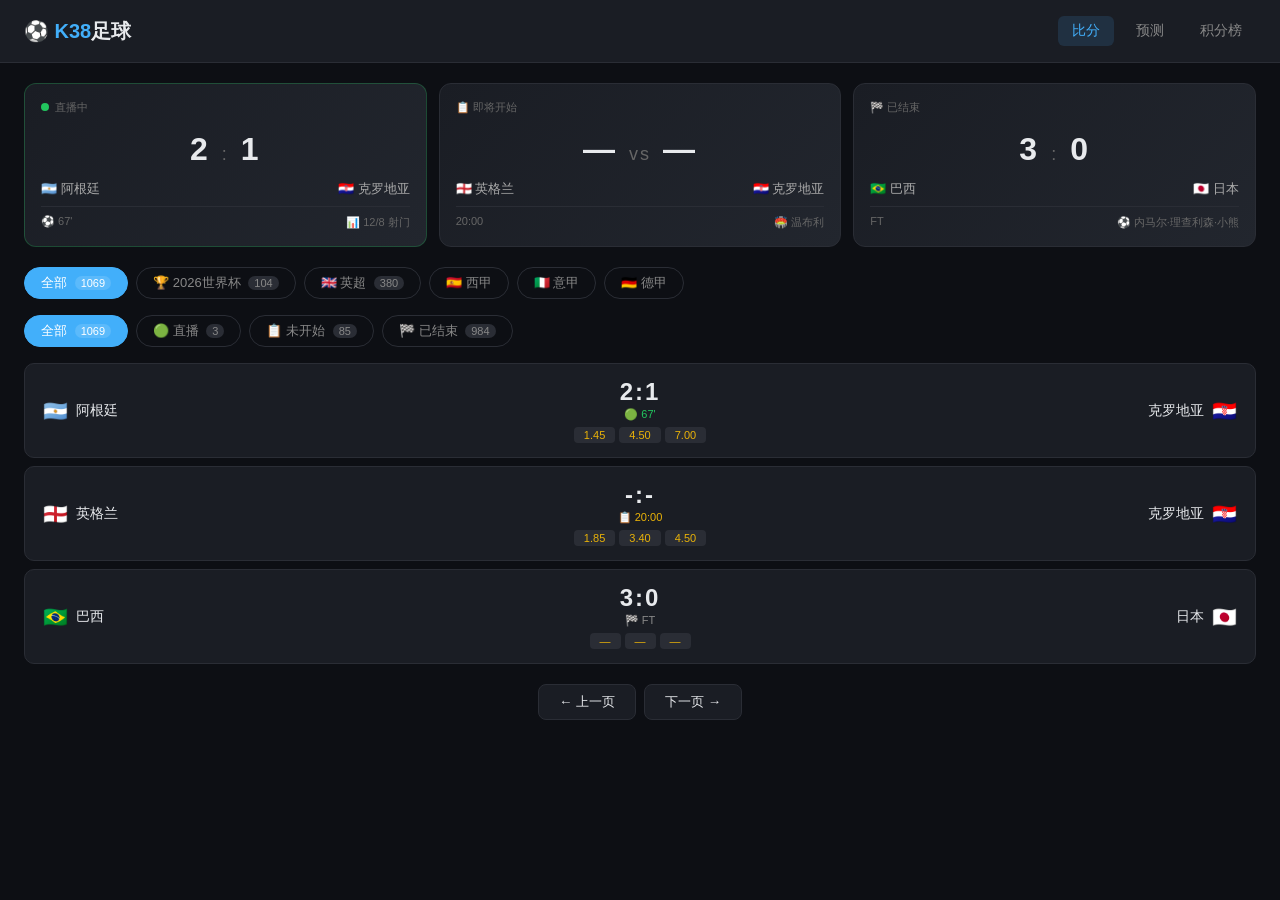
<file: football/v1/index.html>
<!DOCTYPE html>
<html lang="zh-CN">
<head><meta charset="UTF-8"><meta name="viewport" content="width=device-width,initial-scale=1.0">
<title>K38 足球 v1 — 博彩风格</title>
<style>
*{margin:0;padding:0;box-sizing:border-box}
body{background:#0d0f14;color:#e8eaed;font-family:-apple-system,BlinkMacSystemFont,'Segoe UI',sans-serif}
.header{background:#1a1d24;padding:16px 24px;display:flex;align-items:center;justify-content:space-between;border-bottom:1px solid #2a2d35}
.header h1{font-size:20px;color:#42affa}
.header h1 span{color:#e8eaed}
.nav{display:flex;gap:8px}
.nav a{color:#888;text-decoration:none;padding:6px 14px;border-radius:6px;font-size:14px}
.nav a.active{background:#42affa22;color:#42affa}
.hero{display:grid;grid-template-columns:repeat(3,1fr);gap:12px;padding:20px 24px}
.hero-card{background:linear-gradient(135deg,#1a1d24,#22262e);border-radius:12px;padding:16px;border:1px solid #2a2d35}
.hero-card.live{border-color:#22c55e44}
.hero-card .label{font-size:11px;color:#666;text-transform:uppercase;margin-bottom:8px}
.hero-card .live-dot{display:inline-block;width:8px;height:8px;background:#22c55e;border-radius:50%;animation:pulse 1.5s infinite;margin-right:6px}
@keyframes pulse{0%{opacity:1}50%{opacity:.3}100%{opacity:1}}
.hero-card .score{font-size:32px;font-weight:700;text-align:center;padding:8px 0;letter-spacing:2px}
.hero-card .score .vs{color:#666;font-size:18px;font-weight:400;margin:0 12px}
.hero-card .teams{display:flex;justify-content:space-between;font-size:13px;color:#aaa;margin-top:4px}
.hero-card .meta{display:flex;justify-content:space-between;font-size:11px;color:#666;margin-top:8px;padding-top:8px;border-top:1px solid #2a2d35}
.filters{display:flex;flex-wrap:wrap;gap:8px;padding:0 24px 16px}
.filters .pill{padding:6px 16px;border-radius:20px;border:1px solid #2a2d35;background:transparent;color:#888;font-size:13px;cursor:pointer}
.filters .pill.active{background:#42affa;color:#fff;border-color:#42affa}
.filters .pill .count{background:#2a2d35;padding:1px 6px;border-radius:10px;font-size:11px;margin-left:4px}
.filters .pill.active .count{background:#ffffff22}
.match-list{padding:0 24px;display:grid;gap:8px}
.match-card{background:#1a1d24;border-radius:10px;padding:14px 18px;display:grid;grid-template-columns:1fr auto 1fr;align-items:center;border:1px solid #2a2d35;cursor:pointer}
.match-card:hover{border-color:#42affa44}
.match-card .team{font-size:14px;font-weight:500;display:flex;align-items:center;gap:8px}
.match-card .team.home{justify-content:flex-start}
.match-card .team.away{justify-content:flex-end}
.match-card .team .flag{font-size:20px}
.match-card .score-display{text-align:center;padding:0 20px}
.match-card .score-display .score-big{font-size:24px;font-weight:700;letter-spacing:2px}
.match-card .score-display .status{font-size:11px;color:#22c55e;margin-top:2px}
.match-card .score-display .status.finished{color:#888}
.match-card .score-display .status.upcoming{color:#eab308}
.match-card .odds{display:flex;gap:4px;margin-top:6px;justify-content:center}
.match-card .odds span{padding:2px 10px;background:#2a2d35;border-radius:4px;font-size:11px;color:#eab308}
.pagination{display:flex;justify-content:center;gap:8px;padding:20px 24px}
.pagination button{padding:8px 20px;border-radius:8px;border:1px solid #2a2d35;background:#1a1d24;color:#e8eaed;cursor:pointer}
.pagination button:hover{background:#42affa22}
</style>
</head>
<body>
<div class="header">
  <h1>⚽ K38<span>足球</span></h1>
  <div class="nav">
    <a href="#" class="active">比分</a>
    <a href="#">预测</a>
    <a href="#">积分榜</a>
  </div>
</div>

<div class="hero">
  <div class="hero-card live">
    <div class="label"><span class="live-dot"></span>直播中</div>
    <div class="score">2<span class="vs">:</span>1</div>
    <div class="teams"><span>🇦🇷 阿根廷</span><span>🇭🇷 克罗地亚</span></div>
    <div class="meta"><span>⚽ 67'</span><span>📊 12/8 射门</span></div>
  </div>
  <div class="hero-card">
    <div class="label">📋 即将开始</div>
    <div class="score">—<span class="vs">vs</span>—</div>
    <div class="teams"><span>🏴󠁧󠁢󠁥󠁮󠁧󠁿 英格兰</span><span>🇭🇷 克罗地亚</span></div>
    <div class="meta"><span>20:00</span><span>🏟️ 温布利</span></div>
  </div>
  <div class="hero-card">
    <div class="label">🏁 已结束</div>
    <div class="score">3<span class="vs">:</span>0</div>
    <div class="teams"><span>🇧🇷 巴西</span><span>🇯🇵 日本</span></div>
    <div class="meta"><span>FT</span><span>⚽ 内马尔·理查利森·小熊</span></div>
  </div>
</div>

<div class="filters">
  <button class="pill active">全部 <span class="count">1069</span></button>
  <button class="pill">🏆 2026世界杯 <span class="count">104</span></button>
  <button class="pill">🇬🇧 英超 <span class="count">380</span></button>
  <button class="pill">🇪🇸 西甲</button>
  <button class="pill">🇮🇹 意甲</button>
  <button class="pill">🇩🇪 德甲</button>
</div>
<div class="filters" style="padding-top:0">
  <button class="pill active">全部 <span class="count">1069</span></button>
  <button class="pill">🟢 直播 <span class="count">3</span></button>
  <button class="pill">📋 未开始 <span class="count">85</span></button>
  <button class="pill">🏁 已结束 <span class="count">984</span></button>
</div>

<div class="match-list">
  <div class="match-card">
    <div class="team home"><span class="flag">🇦🇷</span>阿根廷</div>
    <div class="score-display"><div class="score-big">2:1</div><div class="status">🟢 67'</div><div class="odds"><span>1.45</span><span>4.50</span><span>7.00</span></div></div>
    <div class="team away">克罗地亚<span class="flag">🇭🇷</span></div>
  </div>
  <div class="match-card">
    <div class="team home"><span class="flag">🏴󠁧󠁢󠁥󠁮󠁧󠁿</span>英格兰</div>
    <div class="score-display"><div class="score-big">-:-</div><div class="status upcoming">📋 20:00</div><div class="odds"><span>1.85</span><span>3.40</span><span>4.50</span></div></div>
    <div class="team away">克罗地亚<span class="flag">🇭🇷</span></div>
  </div>
  <div class="match-card">
    <div class="team home"><span class="flag">🇧🇷</span>巴西</div>
    <div class="score-display"><div class="score-big">3:0</div><div class="status finished">🏁 FT</div><div class="odds"><span>—</span><span>—</span><span>—</span></div></div>
    <div class="team away">日本<span class="flag">🇯🇵</span></div>
  </div>
</div>

<div class="pagination">
  <button disabled>← 上一页</button>
  <button>下一页 →</button>
</div>
</body>
</html>
</file>
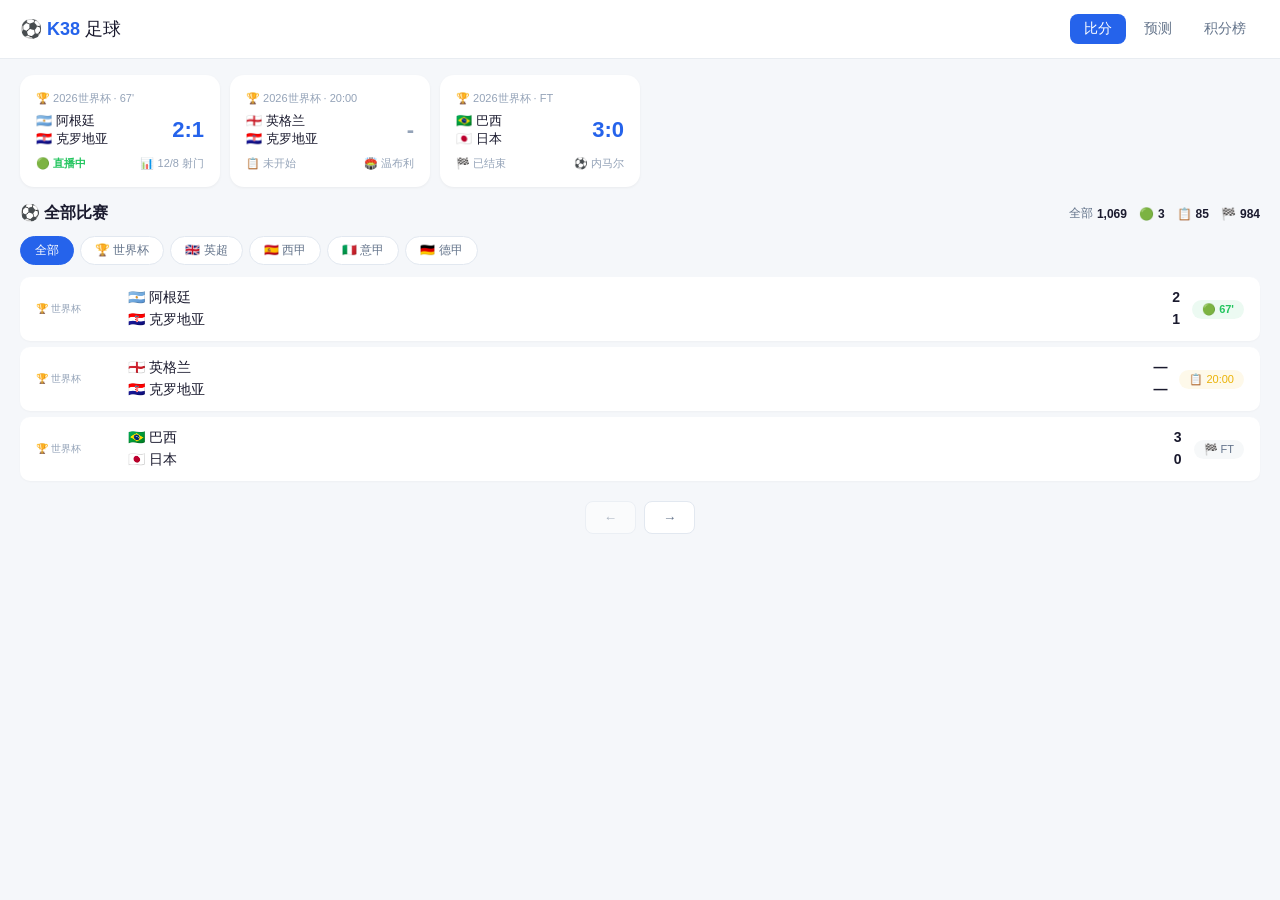
<file: football/v2/index.html>
<!DOCTYPE html>
<html lang="zh-CN">
<head><meta charset="UTF-8"><meta name="viewport" content="width=device-width,initial-scale=1.0">
<title>K38 足球 v2 — 极简清爽</title>
<style>
*{margin:0;padding:0;box-sizing:border-box}
body{background:#f5f7fa;color:#1a1a2e;font-family:-apple-system,BlinkMacSystemFont,'Inter',sans-serif}
.header{background:#fff;padding:14px 20px;display:flex;align-items:center;justify-content:space-between;border-bottom:1px solid #e8ecf1;position:sticky;top:0;z-index:10}
.header h1{font-size:18px;font-weight:700;color:#2563eb}
.header h1 span{color:#1a1a2e;font-weight:400}
.nav{display:flex;gap:4px}
.nav a{padding:6px 14px;border-radius:8px;color:#64748b;text-decoration:none;font-size:14px;font-weight:500;transition:all .2s}
.nav a.active{background:#2563eb;color:#fff}
.featured{display:flex;gap:10px;padding:16px 20px;overflow-x:auto}
.featured-card{min-width:200px;background:#fff;border-radius:14px;padding:16px;box-shadow:0 1px 3px #0000000d;flex-shrink:0}
.featured-card .comp{font-size:11px;color:#94a3b8;margin-bottom:6px}
.featured-card .teams{display:flex;justify-content:space-between;align-items:center;gap:8px}
.featured-card .teams .name{font-size:13px;font-weight:500}
.featured-card .teams .score{font-size:22px;font-weight:700;color:#2563eb}
.featured-card .teams .score.none{color:#94a3b8}
.featured-card .status-bar{display:flex;justify-content:space-between;margin-top:8px;font-size:11px;color:#94a3b8}
.featured-card .status-bar .live{color:#22c55e;font-weight:600}
.section{padding:0 20px 12px;display:flex;align-items:center;justify-content:space-between}
.section h2{font-size:16px;font-weight:600}
.section .counts{display:flex;gap:12px}
.section .counts span{font-size:12px;color:#64748b;display:flex;align-items:center;gap:4px}
.section .counts .num{font-weight:600;color:#1a1a2e}
.filters{display:flex;gap:6px;padding:0 20px 12px;flex-wrap:wrap}
.filters .pill{padding:5px 14px;border-radius:16px;border:1px solid #e2e8f0;background:#fff;color:#64748b;font-size:12px;cursor:pointer;transition:all .2s}
.filters .pill.active{background:#2563eb;color:#fff;border-color:#2563eb}
.filters .pill .num{background:#f1f5f9;padding:0 6px;border-radius:8px;margin-left:4px;font-size:11px}
.filters .pill.active .num{background:#ffffff33;color:#fff}
.matches{padding:0 20px;display:grid;gap:6px}
.match{background:#fff;border-radius:10px;padding:12px 16px;display:flex;align-items:center;gap:12px;box-shadow:0 1px 2px #00000008;cursor:pointer;transition:all .2s}
.match:hover{box-shadow:0 2px 8px #0000001a}
.match .league-tag{font-size:10px;color:#94a3b8;width:80px;flex-shrink:0}
.match .teams{flex:1;display:grid;gap:4px}
.match .teams .row{display:flex;justify-content:space-between;font-size:14px}
.match .teams .row .name{font-weight:500}
.match .teams .row .g{margin-left:auto;min-width:24px;text-align:right;font-weight:600}
.match .status-tag{font-size:11px;padding:3px 10px;border-radius:12px;text-align:center;min-width:50px}
.match .status-tag.live{background:#22c55e15;color:#22c55e;font-weight:600}
.match .status-tag.finished{background:#94a3b815;color:#64748b}
.match .status-tag.upcoming{background:#eab30815;color:#eab308}
.pagination{display:flex;justify-content:center;gap:8px;padding:20px}
.pagination button{padding:8px 18px;border-radius:8px;border:1px solid #e2e8f0;background:#fff;color:#64748b;cursor:pointer}
.pagination button:disabled{opacity:.5}
</style>
</head>
<body>
<div class="header">
  <h1>⚽ K38<span> 足球</span></h1>
  <div class="nav"><a href="#" class="active">比分</a><a href="#">预测</a><a href="#">积分榜</a></div>
</div>
<div class="featured">
  <div class="featured-card"><div class="comp">🏆 2026世界杯 · 67'</div><div class="teams"><div><div class="name">🇦🇷 阿根廷</div><div class="name">🇭🇷 克罗地亚</div></div><div class="score">2:1</div></div><div class="status-bar"><span class="live">🟢 直播中</span><span>📊 12/8 射门</span></div></div>
  <div class="featured-card"><div class="comp">🏆 2026世界杯 · 20:00</div><div class="teams"><div><div class="name">🏴󠁧󠁢󠁥󠁮󠁧󠁿 英格兰</div><div class="name">🇭🇷 克罗地亚</div></div><div class="score none">-</div></div><div class="status-bar"><span>📋 未开始</span><span>🏟️ 温布利</span></div></div>
  <div class="featured-card"><div class="comp">🏆 2026世界杯 · FT</div><div class="teams"><div><div class="name">🇧🇷 巴西</div><div class="name">🇯🇵 日本</div></div><div class="score">3:0</div></div><div class="status-bar"><span>🏁 已结束</span><span>⚽ 内马尔</span></div></div>
</div>
<div class="section"><h2>⚽ 全部比赛</h2><div class="counts"><span>全部 <span class="num">1,069</span></span><span>🟢 <span class="num">3</span></span><span>📋 <span class="num">85</span></span><span>🏁 <span class="num">984</span></span></div></div>
<div class="filters">
  <button class="pill active">全部</button><button class="pill">🏆 世界杯</button><button class="pill">🇬🇧 英超</button><button class="pill">🇪🇸 西甲</button><button class="pill">🇮🇹 意甲</button><button class="pill">🇩🇪 德甲</button>
</div>
<div class="matches">
  <div class="match"><span class="league-tag">🏆 世界杯</span><div class="teams"><div class="row"><span class="name">🇦🇷 阿根廷</span><span class="g">2</span></div><div class="row"><span class="name">🇭🇷 克罗地亚</span><span class="g">1</span></div></div><span class="status-tag live">🟢 67'</span></div>
  <div class="match"><span class="league-tag">🏆 世界杯</span><div class="teams"><div class="row"><span class="name">🏴󠁧󠁢󠁥󠁮󠁧󠁿 英格兰</span><span class="g">—</span></div><div class="row"><span class="name">🇭🇷 克罗地亚</span><span class="g">—</span></div></div><span class="status-tag upcoming">📋 20:00</span></div>
  <div class="match"><span class="league-tag">🏆 世界杯</span><div class="teams"><div class="row"><span class="name">🇧🇷 巴西</span><span class="g">3</span></div><div class="row"><span class="name">🇯🇵 日本</span><span class="g">0</span></div></div><span class="status-tag finished">🏁 FT</span></div>
</div>
<div class="pagination"><button disabled>←</button><button>→</button></div>
</body>
</html>
</file>
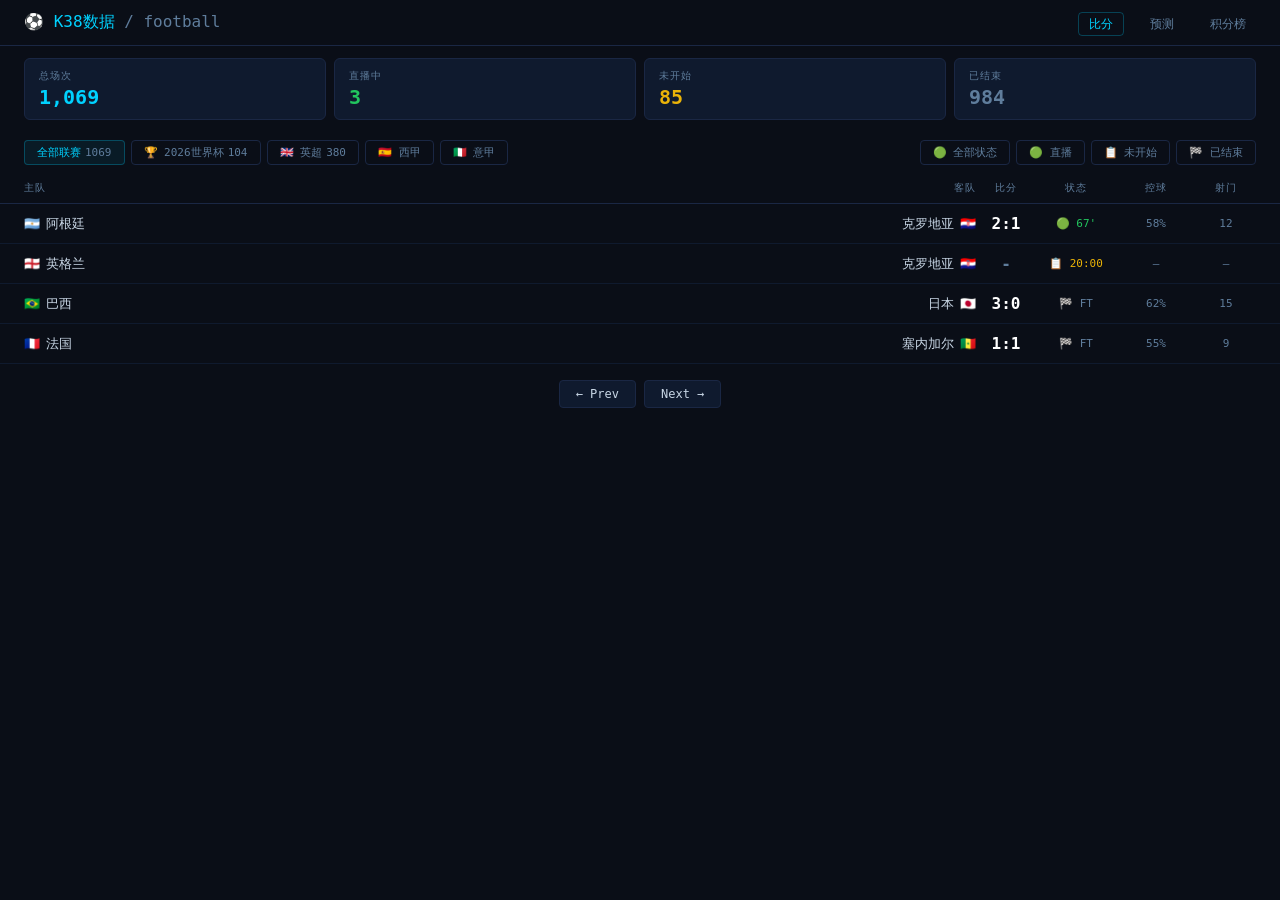
<file: football/v3/index.html>
<!DOCTYPE html>
<html lang="zh-CN">
<head><meta charset="UTF-8"><meta name="viewport" content="width=device-width,initial-scale=1.0">
<title>K38 足球 v3 — 数据驱动</title>
<style>
*{margin:0;padding:0;box-sizing:border-box}
body{background:#0a0e17;color:#c8d6e5;font-family:'SF Mono','JetBrains Mono',monospace}
.header{display:flex;align-items:center;justify-content:space-between;padding:12px 24px;border-bottom:1px solid #1a2744}
.header h1{font-size:16px;color:#00d2ff;font-weight:400}
.header h1 em{font-style:normal;color:#5f7d9c}
.nav a{color:#5f7d9c;text-decoration:none;font-size:12px;margin-left:16px;padding:4px 10px;border-radius:4px}
.nav a.active{color:#00d2ff;border:1px solid #00d2ff44}
.metrics{display:grid;grid-template-columns:repeat(4,1fr);gap:8px;padding:12px 24px}
.metric{background:#0f1a2e;border-radius:6px;padding:10px 14px;border:1px solid #1a2744}
.metric .label{font-size:10px;color:#5f7d9c;text-transform:uppercase;letter-spacing:1px}
.metric .value{font-size:20px;font-weight:700;color:#00d2ff;margin-top:2px}
.metric .value.green{color:#22c55e}
.metric .value.yellow{color:#eab308}
.filters{padding:8px 24px;display:flex;gap:6px;flex-wrap:wrap}
.filters .pill{padding:4px 12px;border-radius:4px;border:1px solid #1a2744;background:transparent;color:#5f7d9c;font-size:11px;cursor:pointer;font-family:inherit}
.filters .pill.active{background:#00d2ff11;color:#00d2ff;border-color:#00d2ff44}
.filters .pill .n{color:#5f7d9c;margin-left:4px}
.table-header{display:grid;grid-template-columns:2fr 1fr 2fr 60px 80px 80px 60px;padding:8px 24px;font-size:10px;color:#5f7d9c;text-transform:uppercase;letter-spacing:1px;border-bottom:1px solid #1a2744}
.match-row{display:grid;grid-template-columns:2fr 1fr 2fr 60px 80px 80px 60px;padding:10px 24px;align-items:center;border-bottom:1px solid #0f1a2e;cursor:pointer;transition:background .2s;font-size:13px}
.match-row:hover{background:#0f1a2e}
.match-row .team{display:flex;align-items:center;gap:6px}
.match-row .team.away{justify-content:flex-end}
.match-row .score{text-align:center;font-weight:700;font-size:16px;color:#fff}
.match-row .status{text-align:center;font-size:11px}
.match-row .status.live{color:#22c55e}
.match-row .stat-bar{height:3px;border-radius:2px;background:#1a2744;overflow:hidden}
.match-row .stat-bar .fill{height:100%;background:#00d2ff;border-radius:2px}
.match-row .stat-val{font-size:11px;color:#5f7d9c;text-align:center}
.pagination{display:flex;justify-content:center;gap:8px;padding:16px}
.pagination button{padding:6px 16px;border-radius:4px;border:1px solid #1a2744;background:#0f1a2e;color:#c8d6e5;cursor:pointer;font-family:inherit;font-size:12px}
</style>
</head>
<body>
<div class="header">
  <h1>⚽ K38<span>数据</span><em> / football</em></h1>
  <div class="nav"><a href="#" class="active">比分</a><a href="#">预测</a><a href="#">积分榜</a></div>
</div>
<div class="metrics">
  <div class="metric"><div class="label">总场次</div><div class="value">1,069</div></div>
  <div class="metric"><div class="label">直播中</div><div class="value green">3</div></div>
  <div class="metric"><div class="label">未开始</div><div class="value yellow">85</div></div>
  <div class="metric"><div class="label">已结束</div><div class="value" style="color:#5f7d9c">984</div></div>
</div>
<div class="filters">
  <button class="pill active">全部联赛<span class="n">1069</span></button>
  <button class="pill">🏆 2026世界杯<span class="n">104</span></button>
  <button class="pill">🇬🇧 英超<span class="n">380</span></button>
  <button class="pill">🇪🇸 西甲</button>
  <button class="pill">🇮🇹 意甲</button>
  <button class="pill" style="margin-left:auto">🟢 全部状态</button>
  <button class="pill">🟢 直播</button>
  <button class="pill">📋 未开始</button>
  <button class="pill">🏁 已结束</button>
</div>
<div class="table-header">
  <span>主队</span><span></span><span style="text-align:right">客队</span><span style="text-align:center">比分</span><span style="text-align:center">状态</span><span style="text-align:center">控球</span><span style="text-align:center">射门</span>
</div>
<div class="match-row">
  <div class="team"><span>🇦🇷</span>阿根廷</div>
  <div></div>
  <div class="team away">克罗地亚<span>🇭🇷</span></div>
  <div class="score">2:1</div>
  <div class="status live">🟢 67'</div>
  <div class="stat-val">58%</div>
  <div class="stat-val">12</div>
</div>
<div class="match-row">
  <div class="team"><span>🏴󠁧󠁢󠁥󠁮󠁧󠁿</span>英格兰</div>
  <div></div>
  <div class="team away">克罗地亚<span>🇭🇷</span></div>
  <div class="score" style="color:#5f7d9c">-</div>
  <div class="status" style="color:#eab308">📋 20:00</div>
  <div class="stat-val">—</div>
  <div class="stat-val">—</div>
</div>
<div class="match-row">
  <div class="team"><span>🇧🇷</span>巴西</div>
  <div></div>
  <div class="team away">日本<span>🇯🇵</span></div>
  <div class="score">3:0</div>
  <div class="status" style="color:#5f7d9c">🏁 FT</div>
  <div class="stat-val">62%</div>
  <div class="stat-val">15</div>
</div>
<div class="match-row">
  <div class="team"><span>🇫🇷</span>法国</div>
  <div></div>
  <div class="team away">塞内加尔<span>🇸🇳</span></div>
  <div class="score">1:1</div>
  <div class="status" style="color:#5f7d9c">🏁 FT</div>
  <div class="stat-val">55%</div>
  <div class="stat-val">9</div>
</div>
<div class="pagination"><button disabled>← Prev</button><button>Next →</button></div>
</body>
</html>
</file>
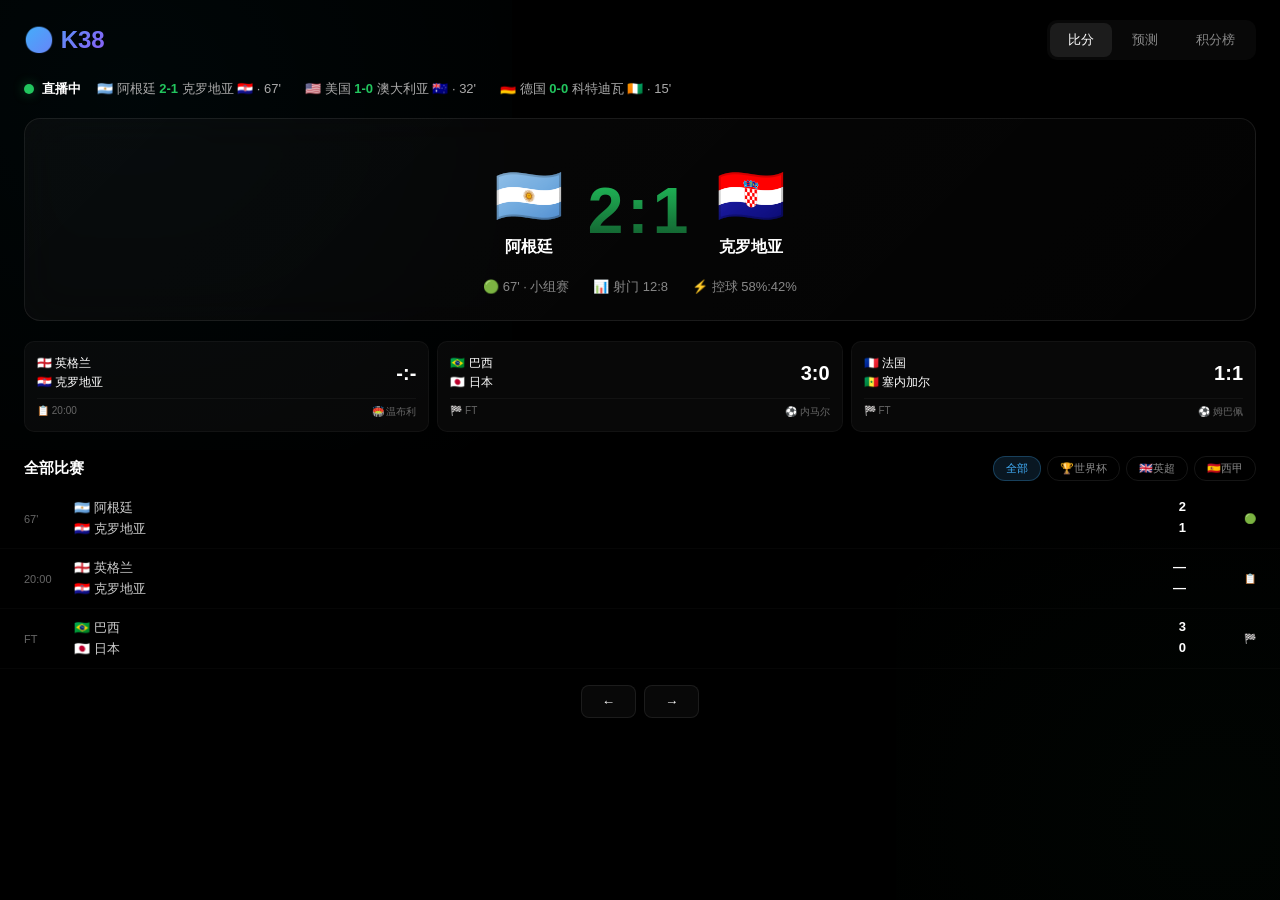
<file: football/v4/index.html>
<!DOCTYPE html>
<html lang="zh-CN">
<head><meta charset="UTF-8"><meta name="viewport" content="width=device-width,initial-scale=1.0">
<title>K38 足球 v4 — 沉浸式直播</title>
<style>
*{margin:0;padding:0;box-sizing:border-box}
body{background:#000;color:#fff;font-family:-apple-system,BlinkMacSystemFont,'Inter',sans-serif;overflow-x:hidden}
.bg-glow{position:fixed;top:-30%;left:-20%;width:60%;height:80%;background:radial-gradient(ellipse,#00d2ff08,#0000);pointer-events:none;z-index:0}
.bg-glow2{position:fixed;bottom:-20%;right:-20%;width:50%;height:60%;background:radial-gradient(ellipse,#22c55e06,#0000);pointer-events:none;z-index:0}
.header{position:relative;z-index:1;display:flex;align-items:center;justify-content:space-between;padding:20px 24px 12px}
.header h1{font-size:24px;font-weight:800;background:linear-gradient(135deg,#42affa,#8b5cf6);-webkit-background-clip:text;-webkit-text-fill-color:transparent}
.nav{display:flex;gap:2px;background:#ffffff08;border-radius:10px;padding:3px}
.nav a{padding:8px 18px;border-radius:8px;color:#888;text-decoration:none;font-size:13px;font-weight:500;transition:all .3s}
.nav a.active{background:#ffffff15;color:#fff}
.live-bar{position:relative;z-index:1;display:flex;align-items:center;gap:16px;padding:8px 24px;overflow:hidden}
.live-bar .now{display:flex;align-items:center;gap:8px;font-size:13px;font-weight:600}
.live-bar .dot{width:10px;height:10px;border-radius:50%;background:#22c55e;animation:pulse 1.2s infinite;box-shadow:0 0 12px #22c55e66}
@keyframes pulse{0%,100%{opacity:1;transform:scale(1)}50%{opacity:.4;transform:scale(.8)}}
.live-bar .marquee{display:flex;gap:24px;overflow:hidden;font-size:13px;color:#aaa}
.live-bar .marquee span{white-space:nowrap}
.live-bar .marquee .gl{color:#22c55e;font-weight:600}
.spotlight{position:relative;z-index:1;padding:12px 24px}
.spotlight-card{background:linear-gradient(135deg,#ffffff08,#ffffff03);border-radius:16px;padding:24px;border:1px solid #ffffff15;backdrop-filter:blur(20px)}
.spotlight-card .matchup{display:flex;align-items:center;justify-content:center;gap:24px;padding:20px 0}
.spotlight-card .matchup .team{text-align:center}
.spotlight-card .matchup .team .flag{font-size:56px;display:block;margin-bottom:8px}
.spotlight-card .matchup .team .name{font-size:16px;font-weight:600}
.spotlight-card .matchup .score-big{font-size:64px;font-weight:800;background:linear-gradient(180deg,#fff,#888);-webkit-background-clip:text;-webkit-text-fill-color:transparent;letter-spacing:4px}
.spotlight-card .matchup .score-big.live{background:linear-gradient(180deg,#22c55e,#22c55e66);-webkit-background-clip:text}
.spotlight-card .meta-info{display:flex;justify-content:center;gap:24px;font-size:13px;color:#888}
.spotlight-card .meta-info span{display:flex;align-items:center;gap:6px}
.grid-3{position:relative;z-index:1;display:grid;grid-template-columns:repeat(3,1fr);gap:8px;padding:8px 24px}
.mini-card{background:#ffffff08;border-radius:10px;padding:12px;border:1px solid #ffffff0a;cursor:pointer;transition:all .3s}
.mini-card:hover{background:#ffffff10;border-color:#ffffff20}
.mini-card .teams{display:flex;justify-content:space-between;align-items:center}
.mini-card .teams .names{font-size:12px;line-height:1.6}
.mini-card .teams .sc{font-size:20px;font-weight:700}
.mini-card .teams .sc.live{color:#22c55e}
.mini-card .status-line{display:flex;justify-content:space-between;font-size:10px;color:#666;margin-top:6px;padding-top:6px;border-top:1px solid #ffffff0a}
.section-title{position:relative;z-index:1;display:flex;align-items:center;justify-content:space-between;padding:16px 24px 8px}
.section-title h2{font-size:15px;font-weight:600;color:#fff}
.section-title .pills{display:flex;gap:6px}
.section-title .pills .p{padding:4px 12px;border-radius:12px;border:1px solid #ffffff15;background:transparent;color:#888;font-size:11px;cursor:pointer}
.section-title .pills .p.active{background:#42affa22;border-color:#42affa44;color:#42affa}
.match-row{position:relative;z-index:1;display:flex;align-items:center;padding:10px 24px;border-bottom:1px solid #ffffff06;cursor:pointer;transition:background .3s}
.match-row:hover{background:#ffffff06}
.match-row .time{width:50px;font-size:11px;color:#666}
.match-row .teams{flex:1;display:grid;gap:3px}
.match-row .teams .r{display:flex;justify-content:space-between;font-size:13px}
.match-row .teams .r .n{color:#ccc}
.match-row .teams .r .g{color:#fff;font-weight:600;min-width:20px;text-align:right}
.match-row .league-tag{font-size:10px;color:#555;width:70px;text-align:right}
.pagination{position:relative;z-index:1;display:flex;justify-content:center;gap:8px;padding:16px}
.pagination button{padding:8px 20px;border-radius:8px;border:1px solid #ffffff15;background:#ffffff08;color:#fff;cursor:pointer}
</style>
</head>
<body>
<div class="bg-glow"></div><div class="bg-glow2"></div>
<div class="header">
  <h1>⚽ K38</h1>
  <div class="nav"><a href="#" class="active">比分</a><a href="#">预测</a><a href="#">积分榜</a></div>
</div>
<div class="live-bar">
  <span class="now"><span class="dot"></span>直播中</span>
  <div class="marquee">
    <span>🇦🇷 阿根廷 <span class="gl">2-1</span> 克罗地亚 🇭🇷 · 67'</span>
    <span>🇺🇸 美国 <span class="gl">1-0</span> 澳大利亚 🇦🇺 · 32'</span>
    <span>🇩🇪 德国 <span class="gl">0-0</span> 科特迪瓦 🇨🇮 · 15'</span>
  </div>
</div>
<div class="spotlight">
  <div class="spotlight-card">
    <div class="matchup">
      <div class="team"><span class="flag">🇦🇷</span><span class="name">阿根廷</span></div>
      <div class="score-big live">2:1</div>
      <div class="team"><span class="flag">🇭🇷</span><span class="name">克罗地亚</span></div>
    </div>
    <div class="meta-info">
      <span>🟢 67' · 小组赛</span>
      <span>📊 射门 12:8</span>
      <span>⚡ 控球 58%:42%</span>
    </div>
  </div>
</div>
<div class="grid-3">
  <div class="mini-card"><div class="teams"><div class="names">🏴󠁧󠁢󠁥󠁮󠁧󠁿 英格兰<br>🇭🇷 克罗地亚</div><div class="sc">-:-</div></div><div class="status-line"><span>📋 20:00</span><span>🏟️ 温布利</span></div></div>
  <div class="mini-card"><div class="teams"><div class="names">🇧🇷 巴西<br>🇯🇵 日本</div><div class="sc">3:0</div></div><div class="status-line"><span>🏁 FT</span><span>⚽ 内马尔</span></div></div>
  <div class="mini-card"><div class="teams"><div class="names">🇫🇷 法国<br>🇸🇳 塞内加尔</div><div class="sc">1:1</div></div><div class="status-line"><span>🏁 FT</span><span>⚽ 姆巴佩</span></div></div>
</div>
<div class="section-title">
  <h2>全部比赛</h2>
  <div class="pills"><span class="p active">全部</span><span class="p">🏆世界杯</span><span class="p">🇬🇧英超</span><span class="p">🇪🇸西甲</span></div>
</div>
<div class="match-row"><span class="time">67'</span><div class="teams"><div class="r"><span class="n">🇦🇷 阿根廷</span><span class="g">2</span></div><div class="r"><span class="n">🇭🇷 克罗地亚</span><span class="g">1</span></div></div><div class="league-tag" style="color:#22c55e">🟢</div></div>
<div class="match-row"><span class="time">20:00</span><div class="teams"><div class="r"><span class="n">🏴󠁧󠁢󠁥󠁮󠁧󠁿 英格兰</span><span class="g">—</span></div><div class="r"><span class="n">🇭🇷 克罗地亚</span><span class="g">—</span></div></div><div class="league-tag" style="color:#eab308">📋</div></div>
<div class="match-row"><span class="time">FT</span><div class="teams"><div class="r"><span class="n">🇧🇷 巴西</span><span class="g">3</span></div><div class="r"><span class="n">🇯🇵 日本</span><span class="g">0</span></div></div><div class="league-tag" style="color:#555">🏁</div></div>
<div class="pagination"><button disabled>←</button><button>→</button></div>
</body>
</html>
</file>
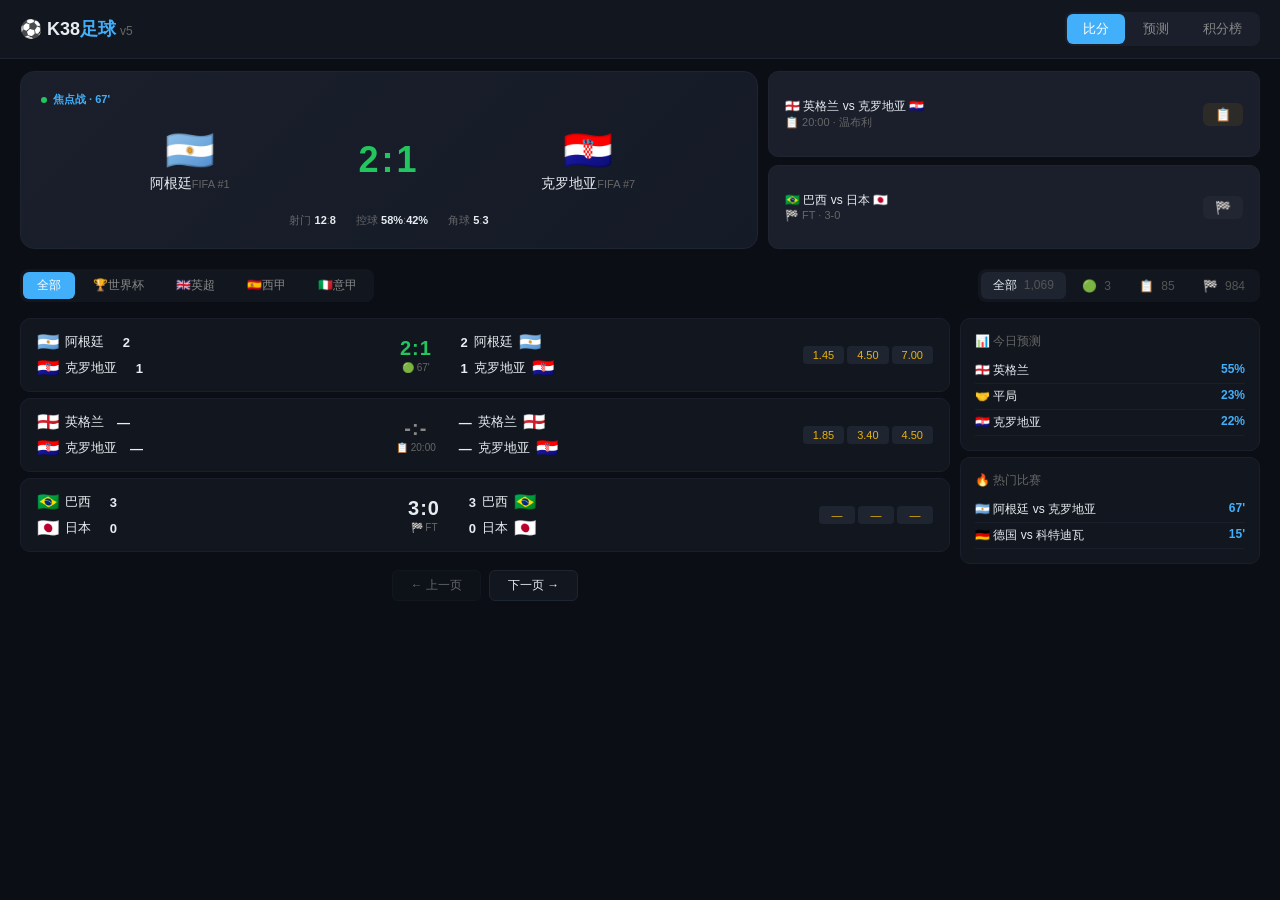
<file: football/v5/index.html>
<!DOCTYPE html>
<html lang="zh-CN">
<head><meta charset="UTF-8"><meta name="viewport" content="width=device-width,initial-scale=1.0">
<title>K38 足球 v5 — 融合旗舰</title>
<style>
*{margin:0;padding:0;box-sizing:border-box}
body{background:#0b0e14;color:#e8edf2;font-family:-apple-system,BlinkMacSystemFont,'Inter',sans-serif}
.top-bar{display:flex;align-items:center;justify-content:space-between;padding:12px 20px;background:#12161e;border-bottom:1px solid #1e2530}
.top-bar .brand{font-size:18px;font-weight:700}
.top-bar .brand span{color:#42affa}
.top-bar .brand small{font-size:12px;color:#666;font-weight:400;margin-left:4px}
.top-bar .nav{display:flex;gap:2px;background:#1a1f2b;border-radius:8px;padding:2px}
.top-bar .nav a{padding:6px 16px;border-radius:6px;color:#888;text-decoration:none;font-size:13px}
.top-bar .nav a.active{background:#42affa;color:#fff}
.hero-split{display:grid;grid-template-columns:1.2fr 0.8fr;gap:10px;padding:12px 20px}
.hero-main{background:linear-gradient(135deg,#1a1f2b,#141a26);border-radius:14px;padding:20px;border:1px solid #1e2530;position:relative;overflow:hidden}
.hero-main::before{content:'';position:absolute;top:-50%;right:-30%;width:200px;height:200px;background:radial-gradient(circle,#42affa08,#0000);pointer-events:none}
.hero-main .tag{font-size:11px;color:#42affa;font-weight:600;margin-bottom:8px;display:flex;align-items:center;gap:6px}
.hero-main .tag .dot{width:6px;height:6px;background:#22c55e;border-radius:50%;animation:pulse 1s infinite}
@keyframes pulse{0%,100%{opacity:1}50%{opacity:.3}}
.hero-main .big-match{display:flex;align-items:center;justify-content:center;gap:20px;padding:12px 0}
.hero-main .big-match .team{text-align:center;flex:1}
.hero-main .big-match .team .flag{font-size:40px;display:block}
.hero-main .big-match .team .name{font-size:14px;font-weight:500;margin-top:4px}
.hero-main .big-match .team .rank{font-size:11px;color:#666}
.hero-main .big-match .score-big{font-size:36px;font-weight:800;letter-spacing:3px}
.hero-main .big-match .score-big.live{color:#22c55e}
.hero-main .stats-row{display:flex;justify-content:center;gap:20px;margin-top:8px;font-size:11px;color:#666}
.hero-main .stats-row .stat{text-align:center}
.hero-main .stats-row .stat .val{color:#e8edf2;font-weight:600}
.hero-side{display:grid;gap:8px}
.hero-side .mini{background:#1a1f2b;border-radius:10px;padding:12px 16px;border:1px solid #1e2530;display:flex;align-items:center;justify-content:space-between}
.hero-side .mini .info{display:flex;flex-direction:column}
.hero-side .mini .info .title{font-size:12px;font-weight:500}
.hero-side .mini .info .sub{font-size:11px;color:#666}
.hero-side .mini .badge{font-size:13px;font-weight:600;padding:4px 12px;border-radius:6px}
.hero-side .mini .badge.live{background:#22c55e15;color:#22c55e}
.hero-side .mini .badge.ft{background:#ffffff08;color:#666}
.hero-side .mini .badge.upcoming{background:#eab30815;color:#eab308}
.action-bar{display:flex;align-items:center;gap:12px;padding:8px 20px;overflow-x:auto}
.action-bar .league-group{display:flex;gap:4px;background:#12161e;padding:3px;border-radius:8px}
.action-bar .lg-btn{padding:5px 14px;border-radius:6px;font-size:12px;color:#888;cursor:pointer;border:none;background:transparent}
.action-bar .lg-btn.active{background:#42affa;color:#fff}
.action-bar .status-group{display:flex;gap:4px;background:#12161e;padding:3px;border-radius:8px;margin-left:auto}
.action-bar .sg-btn{padding:5px 12px;border-radius:6px;font-size:12px;color:#888;cursor:pointer;border:none;background:transparent}
.action-bar .sg-btn.active{background:#1e2530;color:#e8edf2}
.action-bar .sg-btn .cnt{color:#555;margin-left:4px}
.feed{display:grid;grid-template-columns:1fr 300px;gap:10px;padding:8px 20px}
.feed-main{display:grid;gap:6px}
.feed-card{display:grid;grid-template-columns:1fr auto 1fr auto;align-items:center;gap:8px;background:#12161e;border-radius:10px;padding:12px 16px;border:1px solid #1a1f2b;cursor:pointer;transition:all .2s}
.feed-card:hover{border-color:#42affa22}
.feed-card .team-info{display:flex;flex-direction:column;gap:4px}
.feed-card .team-info.r{text-align:right}
.feed-card .team-info .row{display:flex;align-items:center;gap:6px;font-size:13px}
.feed-card .team-info .row .flag{font-size:18px}
.feed-card .team-info .row .goals{font-weight:700;min-width:20px;text-align:right}
.feed-card .score-box{text-align:center;padding:0 8px}
.feed-card .score-box .sc{font-size:20px;font-weight:700;letter-spacing:1px}
.feed-card .score-box .sc.live{color:#22c55e}
.feed-card .score-box .status-tag{font-size:10px;color:#666;margin-top:2px}
.feed-card .odds-box{display:flex;gap:3px}
.feed-card .odds-box .odd{padding:3px 10px;background:#1e2530;border-radius:4px;font-size:11px;color:#eab308;text-align:center;min-width:36px}
.feed-side{display:grid;gap:6px;align-content:start}
.feed-side .widget{background:#12161e;border-radius:10px;padding:14px;border:1px solid #1a1f2b}
.feed-side .widget h3{font-size:12px;color:#666;margin-bottom:8px;font-weight:500}
.feed-side .widget .prediction{display:flex;justify-content:space-between;padding:4px 0;font-size:12px;border-bottom:1px solid #1a1f2b}
.feed-side .widget .prediction .p-team{display:flex;align-items:center;gap:4px}
.feed-side .widget .prediction .p-pct{color:#42affa;font-weight:600}
.pagination{grid-column:1/-1;display:flex;justify-content:center;gap:8px;padding:12px 0}
.pagination button{padding:6px 18px;border-radius:6px;border:1px solid #1e2530;background:#12161e;color:#e8edf2;cursor:pointer;font-size:12px}
.pagination button:disabled{opacity:.4}
</style>
</head>
<body>
<div class="top-bar">
  <div class="brand">⚽ K38<span>足球</span><small>v5</small></div>
  <div class="nav"><a href="#" class="active">比分</a><a href="#">预测</a><a href="#">积分榜</a></div>
</div>
<div class="hero-split">
  <div class="hero-main">
    <div class="tag"><span class="dot"></span>焦点战 · 67'</div>
    <div class="big-match">
      <div class="team"><span class="flag">🇦🇷</span><span class="name">阿根廷</span><span class="rank">FIFA #1</span></div>
      <div class="score-big live">2:1</div>
      <div class="team"><span class="flag">🇭🇷</span><span class="name">克罗地亚</span><span class="rank">FIFA #7</span></div>
    </div>
    <div class="stats-row">
      <span class="stat">射门 <span class="val">12</span>:<span class="val">8</span></span>
      <span class="stat">控球 <span class="val">58%</span>:<span class="val">42%</span></span>
      <span class="stat">角球 <span class="val">5</span>:<span class="val">3</span></span>
    </div>
  </div>
  <div class="hero-side">
    <div class="mini"><div class="info"><span class="title">🏴󠁧󠁢󠁥󠁮󠁧󠁿 英格兰 vs 克罗地亚 🇭🇷</span><span class="sub">📋 20:00 · 温布利</span></div><span class="badge upcoming">📋</span></div>
    <div class="mini"><div class="info"><span class="title">🇧🇷 巴西 vs 日本 🇯🇵</span><span class="sub">🏁 FT · 3-0</span></div><span class="badge ft">🏁</span></div>
  </div>
</div>
<div class="action-bar">
  <div class="league-group">
    <button class="lg-btn active">全部</button>
    <button class="lg-btn">🏆世界杯</button>
    <button class="lg-btn">🇬🇧英超</button>
    <button class="lg-btn">🇪🇸西甲</button>
    <button class="lg-btn">🇮🇹意甲</button>
  </div>
  <div class="status-group">
    <button class="sg-btn active">全部 <span class="cnt">1,069</span></button>
    <button class="sg-btn">🟢 <span class="cnt">3</span></button>
    <button class="sg-btn">📋 <span class="cnt">85</span></button>
    <button class="sg-btn">🏁 <span class="cnt">984</span></button>
  </div>
</div>
<div class="feed">
  <div class="feed-main">
    <div class="feed-card">
      <div class="team-info"><div class="row"><span class="flag">🇦🇷</span>阿根廷<span class="goals">2</span></div><div class="row"><span class="flag">🇭🇷</span>克罗地亚<span class="goals">1</span></div></div>
      <div class="score-box"><div class="sc live">2:1</div><div class="status-tag">🟢 67'</div></div>
      <div class="team-info r"><div class="row"><span class="goals">2</span>阿根廷 <span class="flag">🇦🇷</span></div><div class="row"><span class="goals">1</span>克罗地亚 <span class="flag">🇭🇷</span></div></div>
      <div class="odds-box"><span class="odd">1.45</span><span class="odd">4.50</span><span class="odd">7.00</span></div>
    </div>
    <div class="feed-card">
      <div class="team-info"><div class="row"><span class="flag">🏴󠁧󠁢󠁥󠁮󠁧󠁿</span>英格兰<span class="goals">—</span></div><div class="row"><span class="flag">🇭🇷</span>克罗地亚<span class="goals">—</span></div></div>
      <div class="score-box"><div class="sc" style="color:#888">-:-</div><div class="status-tag">📋 20:00</div></div>
      <div class="team-info r"><div class="row"><span class="goals">—</span>英格兰 <span class="flag">🏴󠁧󠁢󠁥󠁮󠁧󠁿</span></div><div class="row"><span class="goals">—</span>克罗地亚 <span class="flag">🇭🇷</span></div></div>
      <div class="odds-box"><span class="odd">1.85</span><span class="odd">3.40</span><span class="odd">4.50</span></div>
    </div>
    <div class="feed-card">
      <div class="team-info"><div class="row"><span class="flag">🇧🇷</span>巴西<span class="goals">3</span></div><div class="row"><span class="flag">🇯🇵</span>日本<span class="goals">0</span></div></div>
      <div class="score-box"><div class="sc">3:0</div><div class="status-tag">🏁 FT</div></div>
      <div class="team-info r"><div class="row"><span class="goals">3</span>巴西 <span class="flag">🇧🇷</span></div><div class="row"><span class="goals">0</span>日本 <span class="flag">🇯🇵</span></div></div>
      <div class="odds-box"><span class="odd">—</span><span class="odd">—</span><span class="odd">—</span></div>
    </div>
    <div class="pagination"><button disabled>← 上一页</button><button>下一页 →</button></div>
  </div>
  <div class="feed-side">
    <div class="widget"><h3>📊 今日预测</h3><div class="prediction"><span class="p-team">🏴󠁧󠁢󠁥󠁮󠁧󠁿 英格兰</span><span class="p-pct">55%</span></div><div class="prediction"><span class="p-team">🤝 平局</span><span class="p-pct">23%</span></div><div class="prediction"><span class="p-team">🇭🇷 克罗地亚</span><span class="p-pct">22%</span></div></div>
    <div class="widget"><h3>🔥 热门比赛</h3><div class="prediction"><span class="p-team">🇦🇷 阿根廷 vs 克罗地亚</span><span class="p-pct">67'</span></div><div class="prediction"><span class="p-team">🇩🇪 德国 vs 科特迪瓦</span><span class="p-pct">15'</span></div></div>
  </div>
</div>
</body>
</html>
</file>
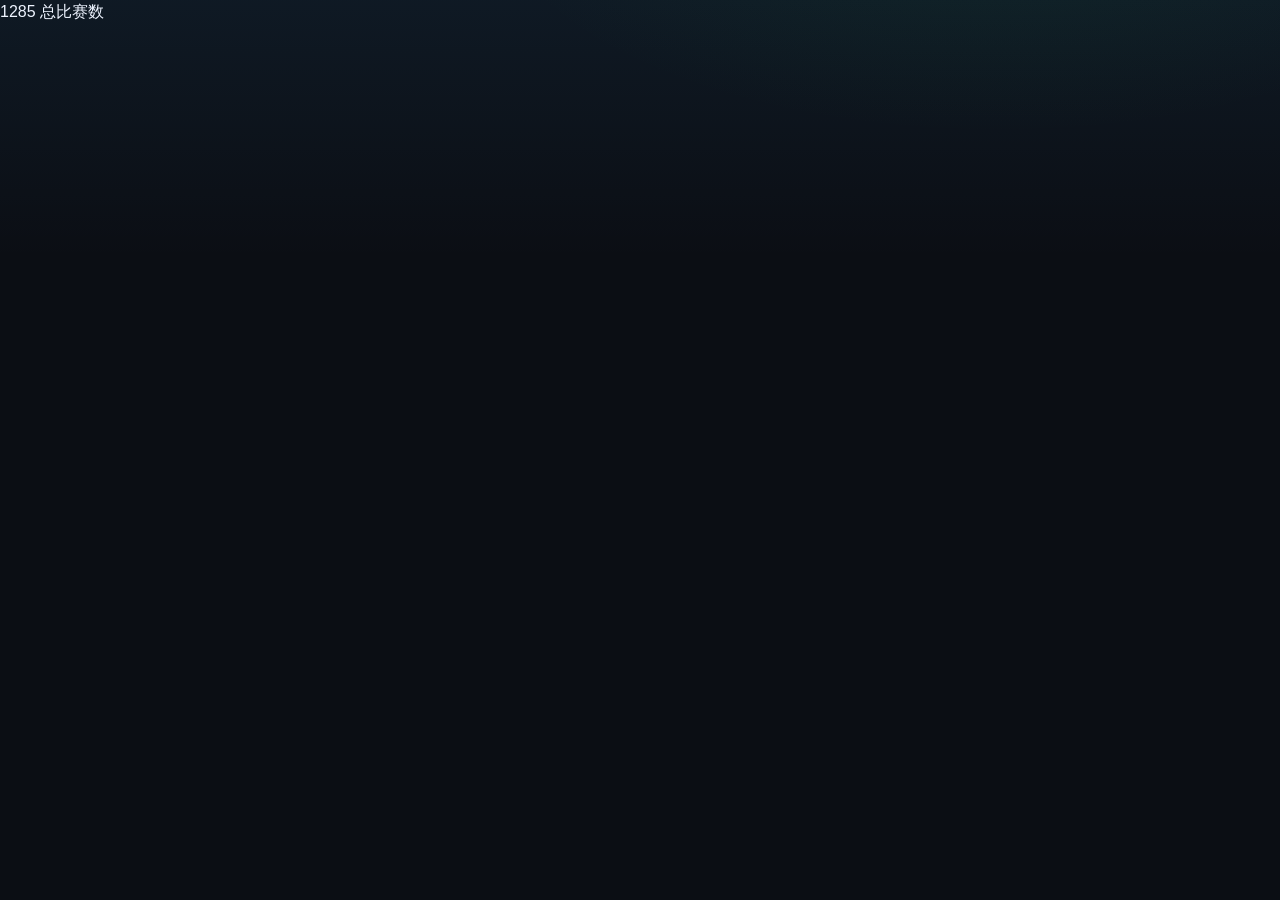
<file: test_frontend.html>
<!DOCTYPE html>
<html lang="zh-CN">
<head>
    <meta charset="UTF-8">
    <meta name="viewport" content="width=device-width, initial-scale=1.0">
    <title>前端测试</title>
    <link rel="stylesheet" href="static/style.css">
</head>
<body>
    <div class="hero">
        <div class="hero-stats">
            <div class="hero-stat">
                <span class="hero-stat-num" id="heroTotal">1069</span>
                <span class="hero-stat-label">总比赛数</span>
            </div>
        </div>
    </div>
    <script src="static/app.js"></script>
    <script>
        console.log('✅ K38 Framework 加载成功:', typeof K38);
        console.log('✅ 可用方法:', Object.keys(K38));
        
        // 测试数字动画
        const testNum = document.getElementById('heroTotal');
        if (testNum) {
            console.log('✅ heroTotal 元素找到');
            setTimeout(() => {
                K38.animateNumber(testNum, 2000);
                console.log('🎬 数字动画触发: 1069 → 2000');
            }, 1000);
        }
    </script>
</body>
</html>
</file>
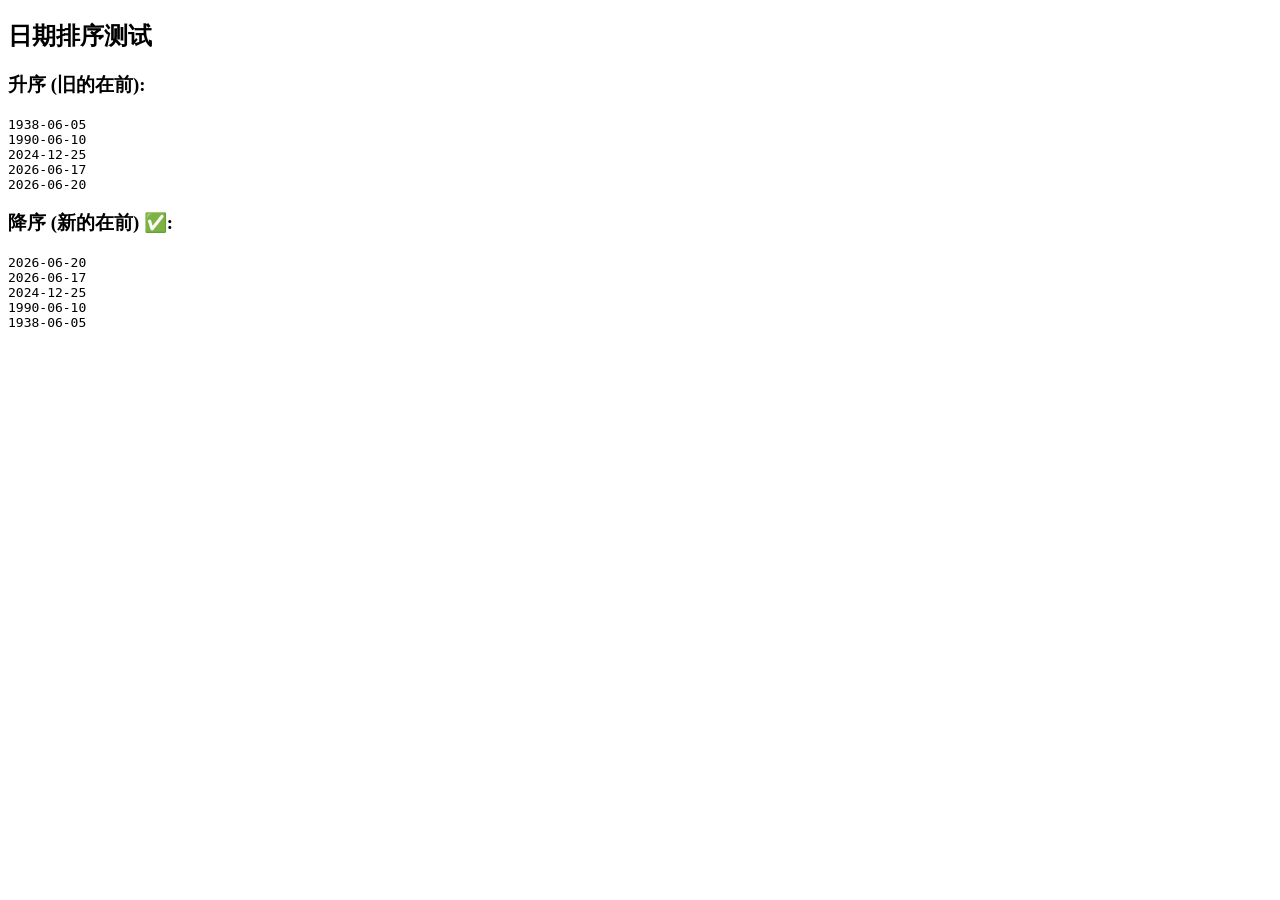
<file: test_sort.html>
<!DOCTYPE html>
<html>
<head>
    <meta charset="UTF-8">
    <title>排序测试</title>
</head>
<body>
    <h2>日期排序测试</h2>
    <div id="result"></div>
    
    <script>
        const dateKey = value => {
            if (!value) return 'unknown';
            const d = new Date(value);
            return Number.isNaN(d.getTime()) ? 'unknown' : d.toISOString().slice(0, 10);
        };

        const dateOrder = key => {
            return key === 'unknown' ? 9999999999999 : new Date(key + 'T00:00:00').getTime();
        };

        const testDates = [
            '1938-06-05',
            '2026-06-17',
            '2026-06-20',
            '1990-06-10',
            '2024-12-25'
        ];

        console.log('原始顺序:', testDates);
        
        // 升序 (旧的在前)
        const asc = [...testDates].sort((a, b) => dateOrder(a) - dateOrder(b));
        console.log('升序 (旧→新):', asc);
        
        // 降序 (新的在前) ✅ 正确的顺序
        const desc = [...testDates].sort((a, b) => dateOrder(b) - dateOrder(a));
        console.log('降序 (新→旧):', desc);
        
        document.getElementById('result').innerHTML = `
            <h3>升序 (旧的在前):</h3>
            <pre>${asc.join('\n')}</pre>
            
            <h3>降序 (新的在前) ✅:</h3>
            <pre>${desc.join('\n')}</pre>
        `;
    </script>
</body>
</html>
</file>
<file: static/style.css>
/* K38 Football v3.0 dark dashboard */

:root {
    --bg: #0b0e14;
    --card: #0f1420;
    --card-2: #131a29;
    --border: #1a2030;
    --accent: #42affa;
    --live: #22c55e;
    --text: #eef4ff;
    --muted: #8b98ad;
    --dim: #657187;
    --warn: #fbbf24;
    --danger: #fb7185;
    --shadow: 0 18px 54px rgba(0, 0, 0, 0.34);
    --focus: 0 0 0 3px rgba(66, 175, 250, 0.22);
}

* {
    box-sizing: border-box;
}

html {
    min-height: 100%;
    background: var(--bg);
}

body {
    margin: 0;
    min-height: 100vh;
    background:
        linear-gradient(180deg, rgba(66, 175, 250, 0.07), transparent 260px),
        radial-gradient(900px 420px at 78% -12%, rgba(34, 197, 94, 0.08), transparent 58%),
        var(--bg);
    color: var(--text);
    font-family: Inter, -apple-system, BlinkMacSystemFont, "Segoe UI", sans-serif;
    line-height: 1.5;
    -webkit-font-smoothing: antialiased;
    text-rendering: optimizeLegibility;
}

button,
input {
    font: inherit;
}

a {
    color: inherit;
}

::selection {
    background: rgba(66, 175, 250, 0.28);
}

::-webkit-scrollbar {
    width: 10px;
    height: 10px;
}

::-webkit-scrollbar-track {
    background: #080b10;
}

::-webkit-scrollbar-thumb {
    background: #263149;
    border: 2px solid #080b10;
    border-radius: 999px;
}

::-webkit-scrollbar-thumb:hover {
    background: var(--accent);
}

.navbar {
    position: sticky;
    top: 0;
    z-index: 50;
    background: rgba(11, 14, 20, 0.9);
    border-bottom: 1px solid var(--border);
    backdrop-filter: blur(16px);
    -webkit-backdrop-filter: blur(16px);
}

.nav-inner {
    width: min(1480px, calc(100% - 32px));
    min-height: 66px;
    margin: 0 auto;
    display: flex;
    align-items: center;
    gap: 22px;
}

.nav-brand {
    display: inline-flex;
    align-items: center;
    gap: 11px;
    text-decoration: none;
    min-width: max-content;
}

.brand-icon {
    width: 38px;
    height: 38px;
    display: grid;
    place-items: center;
    background: #101826;
    border: 1px solid var(--border);
    border-radius: 8px;
    box-shadow: inset 0 0 0 1px rgba(66, 175, 250, 0.08);
}

.brand-text {
    display: grid;
    line-height: 1.1;
}

.brand-text strong {
    font-size: 17px;
    font-weight: 900;
}

.brand-text small {
    margin-top: 4px;
    color: var(--muted);
    font-size: 11px;
    font-weight: 700;
}

.nav-links {
    flex: 1;
    display: flex;
    justify-content: center;
    gap: 6px;
}

.nav-link {
    min-height: 36px;
    display: inline-flex;
    align-items: center;
    padding: 0 14px;
    color: #c4cfdf;
    text-decoration: none;
    border: 1px solid transparent;
    border-radius: 7px;
    font-size: 14px;
    font-weight: 800;
}

.nav-link:hover {
    color: var(--text);
    background: rgba(66, 175, 250, 0.08);
    border-color: rgba(66, 175, 250, 0.22);
}

.nav-link.active {
    color: #03131f;
    background: var(--accent);
    border-color: var(--accent);
}

.nav-status {
    display: inline-flex;
    align-items: center;
    gap: 9px;
    color: var(--muted);
    font-size: 13px;
    font-weight: 700;
    white-space: nowrap;
}

.status-indicator {
    width: 9px;
    height: 9px;
    border-radius: 50%;
    background: var(--dim);
}

.status-indicator.online {
    background: var(--live);
    box-shadow: 0 0 0 4px rgba(34, 197, 94, 0.14), 0 0 18px rgba(34, 197, 94, 0.5);
}

.status-indicator.mock {
    background: var(--warn);
    box-shadow: 0 0 0 4px rgba(251, 191, 36, 0.14);
}

#k38App.v3-shell {
    width: min(1480px, calc(100% - 32px));
    margin: 24px auto 50px;
    display: grid;
    gap: 18px;
}

#k38App .dashboard-panel {
    background: var(--card);
    border: 1px solid var(--border);
    border-radius: 8px;
    box-shadow: var(--shadow);
}

#k38App .overview-panel {
    display: grid;
    grid-template-columns: minmax(0, 1fr) 320px;
    gap: 16px;
    padding: 18px;
}

#k38App .overview-main {
    display: grid;
    gap: 16px;
    min-width: 0;
}

#k38App .overview-top {
    display: grid;
    grid-template-columns: 220px repeat(4, minmax(130px, 1fr));
    gap: 12px;
}

#k38App .date-card,
#k38App .metric-card,
#k38App .side-card,
#k38App .hot-strip {
    background: var(--card-2);
    border: 1px solid var(--border);
    border-radius: 8px;
}

#k38App .date-card {
    display: grid;
    gap: 8px;
    padding: 13px;
}

#k38App .date-card span,
#k38App .metric-card span,
#k38App .side-card h2,
#k38App .hot-head span,
#k38App .filter-name {
    margin: 0;
    color: var(--muted);
    font-size: 12px;
    font-weight: 800;
}

#k38App .date-card input {
    width: 100%;
    min-height: 38px;
    color: var(--text);
    background: var(--bg);
    border: 1px solid var(--border);
    border-radius: 6px;
    padding: 0 10px;
    color-scheme: dark;
    outline: none;
}

#k38App .date-card input:focus {
    border-color: var(--accent);
    box-shadow: var(--focus);
}

#k38App .metric-card {
    min-height: 76px;
    padding: 13px 14px;
    display: grid;
    align-content: space-between;
}

#k38App .metric-card strong {
    color: var(--accent);
    font-size: 28px;
    line-height: 1;
    font-weight: 900;
}

#k38App .hot-strip,
#k38App .side-card {
    min-width: 0;
    padding: 14px;
}

#k38App .hot-head,
#k38App .side-head,
#k38App .table-head {
    display: flex;
    align-items: center;
    justify-content: space-between;
    gap: 12px;
    margin-bottom: 10px;
}

#k38App .hot-head small,
#k38App .side-head small,
#k38App .table-head span {
    color: var(--muted);
    font-size: 12px;
    font-weight: 700;
}

#k38App .hot-list {
    display: grid;
    grid-template-columns: repeat(4, minmax(170px, 1fr));
    gap: 10px;
    overflow-x: auto;
}

#k38App .hot-match,
#k38App .prediction-item {
    min-width: 0;
    display: grid;
    gap: 7px;
    padding: 10px;
    color: inherit;
    text-decoration: none;
    background: #101826;
    border: 1px solid var(--border);
    border-radius: 8px;
}

#k38App .hot-match:hover,
#k38App .prediction-item:hover,
#k38App .predict-link:hover {
    border-color: rgba(66, 175, 250, 0.62);
    background: #121c2b;
}

#k38App .hot-match strong,
#k38App .prediction-item strong {
    font-size: 13px;
    line-height: 1.35;
}

#k38App .hot-match span,
#k38App .prediction-item span {
    color: var(--muted);
    font-size: 12px;
}

#k38App .prediction-list {
    display: grid;
    gap: 10px;
}

#k38App .filters-panel {
    padding: 14px 16px;
    display: grid;
    gap: 12px;
}

#k38App .filter-row {
    display: flex;
    align-items: flex-start;
    gap: 12px;
}

#k38App .filter-name {
    width: 54px;
    padding-top: 9px;
}

#k38App .segmented {
    min-width: 0;
    display: flex;
    flex-wrap: wrap;
    gap: 8px;
}

#k38App .segment {
    min-height: 34px;
    padding: 0 12px;
    color: #c8d3e4;
    background: #101826;
    border: 1px solid var(--border);
    border-radius: 6px;
    cursor: pointer;
    font-weight: 800;
}

#k38App .segment:hover {
    color: var(--text);
    border-color: var(--league-color, rgba(66, 175, 250, 0.5));
}

#k38App .segment.active {
    color: #03131f;
    background: var(--league-color, var(--accent));
    border-color: var(--league-color, var(--accent));
}

#k38App .status-row.is-hidden {
    display: none;
}

#k38App .table-panel {
    padding: 16px;
}

#k38App .table-head h1 {
    margin: 0;
    font-size: 18px;
    line-height: 1.2;
}

#k38App .match-table-wrap {
    overflow-x: auto;
    border: 1px solid var(--border);
    border-radius: 8px;
}

#k38App .match-table {
    width: 100%;
    min-width: 1120px;
    border-collapse: collapse;
    background: var(--card);
}

#k38App .match-table th,
#k38App .match-table td {
    padding: 12px 10px;
    border-bottom: 1px solid var(--border);
    text-align: left;
    vertical-align: middle;
    font-size: 13px;
}

#k38App .match-table th {
    color: var(--muted);
    background: #101826;
    font-size: 12px;
    font-weight: 900;
}

#k38App .match-table tbody tr:hover td {
    background: rgba(66, 175, 250, 0.035);
}

#k38App .match-table tr:last-child td {
    border-bottom: 0;
}

#k38App .status-pill {
    min-width: 68px;
    display: inline-flex;
    align-items: center;
    justify-content: center;
    padding: 5px 8px;
    color: #bac6d8;
    background: rgba(139, 152, 173, 0.14);
    border: 1px solid rgba(139, 152, 173, 0.16);
    border-radius: 999px;
    font-size: 12px;
    font-weight: 900;
    white-space: nowrap;
}

#k38App .status-pill.live {
    color: var(--live);
    background: rgba(34, 197, 94, 0.12);
    border-color: rgba(34, 197, 94, 0.25);
}

#k38App .status-pill.upcoming {
    color: var(--warn);
    background: rgba(251, 191, 36, 0.1);
    border-color: rgba(251, 191, 36, 0.2);
}

#k38App .status-pill.finished {
    color: var(--dim);
}

#k38App .team-cell {
    display: grid;
    gap: 3px;
}

#k38App .team-cell strong {
    color: var(--text);
    font-size: 14px;
}

#k38App .team-cell span {
    color: var(--muted);
    font-size: 12px;
}

#k38App .score-cell {
    color: var(--accent);
    font-size: 17px;
    font-weight: 900;
    white-space: nowrap;
}

#k38App .odds-cell,
#k38App .possession-cell {
    color: #d6deea;
    white-space: nowrap;
}

#k38App .predict-link {
    min-height: 30px;
    display: inline-flex;
    align-items: center;
    justify-content: center;
    padding: 0 10px;
    color: var(--accent);
    text-decoration: none;
    border: 1px solid rgba(66, 175, 250, 0.36);
    border-radius: 6px;
    font-weight: 900;
    white-space: nowrap;
}

#k38App .table-state {
    color: var(--muted);
    text-align: center !important;
    padding: 28px !important;
}

.pagination {
    margin-top: 14px;
    display: flex;
    align-items: center;
    justify-content: center;
    gap: 12px;
}

.pagination button {
    min-height: 34px;
    padding: 0 12px;
    color: #c8d3e4;
    background: #101826;
    border: 1px solid var(--border);
    border-radius: 6px;
    cursor: pointer;
    font-weight: 800;
}

.pagination button:hover:not(:disabled) {
    color: #03131f;
    background: var(--accent);
    border-color: var(--accent);
}

.pagination button:disabled {
    opacity: 0.4;
    cursor: not-allowed;
}

.pagination span {
    color: var(--muted);
    font-size: 13px;
    font-weight: 800;
}

.skeleton-stack {
    display: grid;
    gap: 14px;
}

.skeleton-card {
    min-height: 120px;
    background: var(--card);
    border: 1px solid var(--border);
    border-radius: 8px;
}

.loading-screen,
.empty-state {
    min-height: 280px;
    display: grid;
    place-items: center;
    gap: 12px;
    color: var(--muted);
}

.loading-spinner {
    width: 38px;
    height: 38px;
    border: 3px solid var(--border);
    border-top-color: var(--accent);
    border-radius: 50%;
    animation: spin 0.8s linear infinite;
}

.empty-icon {
    font-size: 46px;
    opacity: 0.45;
}

.animate-in {
    animation: fadeUp 0.28s ease-out both;
    animation-delay: calc(var(--i, 0) * 35ms);
}

.footer {
    margin-top: 42px;
    padding: 26px 0;
    border-top: 1px solid var(--border);
}

.footer-inner {
    width: min(1480px, calc(100% - 32px));
    margin: 0 auto;
    display: flex;
    align-items: center;
    justify-content: space-between;
    gap: 16px;
    flex-wrap: wrap;
    color: var(--dim);
    font-size: 13px;
    font-weight: 700;
}

@keyframes spin {
    to {
        transform: rotate(360deg);
    }
}

@keyframes fadeUp {
    from {
        opacity: 0;
        transform: translateY(10px);
    }
    to {
        opacity: 1;
        transform: translateY(0);
    }
}

@media (max-width: 1100px) {
    #k38App .overview-panel {
        grid-template-columns: 1fr;
    }

    #k38App .overview-top {
        grid-template-columns: repeat(2, minmax(0, 1fr));
    }

    #k38App .date-card {
        grid-column: 1 / -1;
    }

    #k38App .hot-list {
        grid-template-columns: repeat(2, minmax(170px, 1fr));
    }
}

@media (max-width: 760px) {
    .nav-inner {
        width: min(100% - 20px, 1480px);
        padding: 12px 0;
        align-items: flex-start;
        flex-wrap: wrap;
    }

    .nav-links {
        order: 3;
        width: 100%;
        justify-content: flex-start;
        overflow-x: auto;
        padding-bottom: 2px;
    }

    .nav-status {
        margin-left: auto;
    }

    #k38App.v3-shell {
        width: min(100% - 20px, 1480px);
        margin-top: 14px;
    }

    #k38App .overview-panel,
    #k38App .table-panel,
    #k38App .filters-panel {
        padding: 12px;
    }

    #k38App .overview-top,
    #k38App .hot-list {
        grid-template-columns: 1fr;
    }

    #k38App .filter-row {
        display: grid;
        gap: 8px;
    }

    #k38App .filter-name {
        width: auto;
        padding-top: 0;
    }

    .footer-inner {
        width: min(100% - 20px, 1480px);
    }
}
</file>
